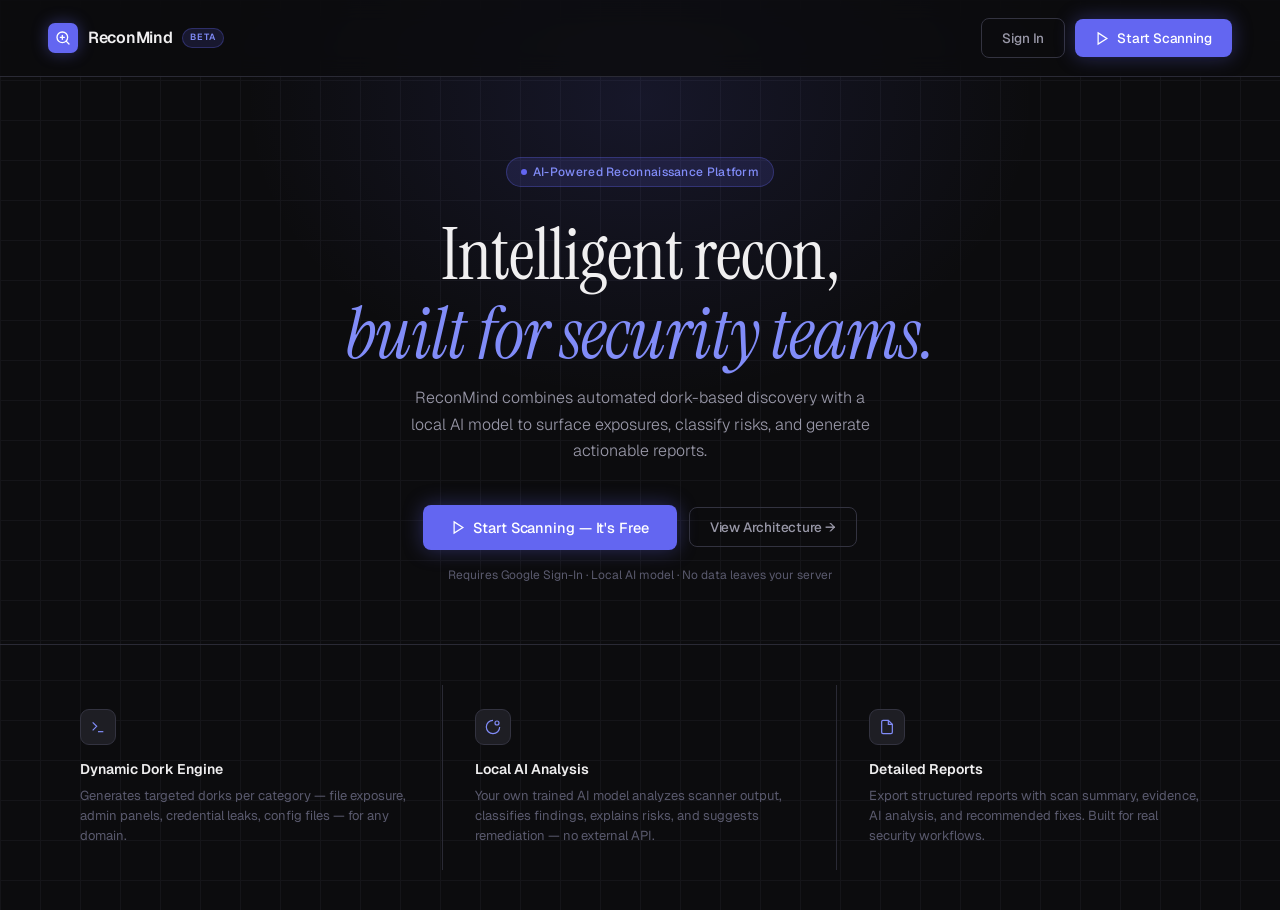
<file: index files/index.html>
<!DOCTYPE html>
<html lang="en">
<head>
<meta charset="UTF-8"/>
<meta name="viewport" content="width=device-width, initial-scale=1.0"/>
<title>ReconMind — AI Reconnaissance Platform</title>
<link rel="preconnect" href="https://fonts.googleapis.com"/>
<link href="https://fonts.googleapis.com/css2?family=Instrument+Serif:ital@0;1&family=Geist:wght@300;400;500;600&family=Geist+Mono:wght@400;500&display=swap" rel="stylesheet"/>
<link rel="stylesheet" href="styles.css"/>
</head>
<body>

<!-- ════════════════════════════════════
     PAGE 1: LANDING
════════════════════════════════════ -->
<div id="landing" class="page active" style="flex-direction:column">

  <!-- Navbar -->
  <nav class="nav">
    <a class="nav-logo" href="#">
      <div class="nav-logo-icon">
        <svg viewBox="0 0 24 24" fill="none" stroke-width="2" stroke-linecap="round" stroke-linejoin="round">
          <circle cx="11" cy="11" r="8"/><path d="m21 21-4.35-4.35"/>
          <path d="M11 8v6M8 11h6"/>
        </svg>
      </div>
      ReconMind
      <span class="nav-badge">BETA</span>
    </a>
    <div class="nav-actions">
      <button class="btn btn-ghost" onclick="openLogin()">Sign In</button>
      <button class="btn btn-primary" onclick="openLogin()">
        <svg viewBox="0 0 24 24" fill="none" stroke="currentColor" stroke-width="2"><polygon points="5 3 19 12 5 21 5 3"/></svg>
        Start Scanning
      </button>
    </div>
  </nav>

  <!-- Hero -->
  <section class="hero">
    <div class="hero-tag">
      <span class="hero-tag-dot"></span>
      AI-Powered Reconnaissance Platform
    </div>
    <h1 class="hero-title">
      Intelligent recon,<br/><em>built for security teams.</em>
    </h1>
    <p class="hero-sub">
      ReconMind combines automated dork-based discovery with a local AI model to surface exposures, classify risks, and generate actionable reports.
    </p>
    <div class="hero-actions">
      <button class="btn btn-primary" onclick="openLogin()">
        <svg viewBox="0 0 24 24" fill="none" stroke="currentColor" stroke-width="2"><polygon points="5 3 19 12 5 21 5 3"/></svg>
        Start Scanning — It's Free
      </button>
      <button class="btn btn-ghost" style="font-size:13.5px">View Architecture →</button>
    </div>
    <p class="hero-note">Requires Google Sign-In · Local AI model · No data leaves your server</p>
  </section>

  <!-- Features -->
  <div class="features">
    <div class="feature">
      <div class="feature-icon">
        <svg viewBox="0 0 24 24" fill="none" stroke="currentColor" stroke-width="1.8">
          <polyline points="4 17 10 11 4 5"/><line x1="12" y1="19" x2="20" y2="19"/>
        </svg>
      </div>
      <div class="feature-title">Dynamic Dork Engine</div>
      <div class="feature-desc">Generates targeted dorks per category — file exposure, admin panels, credential leaks, config files — for any domain.</div>
    </div>
    <div class="feature">
      <div class="feature-icon">
        <svg viewBox="0 0 24 24" fill="none" stroke="currentColor" stroke-width="1.8">
          <path d="M12 2a10 10 0 1 0 10 10"/><circle cx="18" cy="6" r="3"/>
        </svg>
      </div>
      <div class="feature-title">Local AI Analysis</div>
      <div class="feature-desc">Your own trained AI model analyzes scanner output, classifies findings, explains risks, and suggests remediation — no external API.</div>
    </div>
    <div class="feature">
      <div class="feature-icon">
        <svg viewBox="0 0 24 24" fill="none" stroke="currentColor" stroke-width="1.8">
          <path d="M14 2H6a2 2 0 0 0-2 2v16a2 2 0 0 0 2 2h12a2 2 0 0 0 2-2V8z"/>
          <polyline points="14 2 14 8 20 8"/>
        </svg>
      </div>
      <div class="feature-title">Detailed Reports</div>
      <div class="feature-desc">Export structured reports with scan summary, evidence, AI analysis, and recommended fixes. Built for real security workflows.</div>
    </div>
  </div>
</div>


<!-- ════════════════════════════════════
     LOGIN MODAL
════════════════════════════════════ -->
<div class="overlay" id="loginOverlay" onclick="handleOverlayClick(event)">
  <div class="modal" id="loginModal">
    <button class="modal-close" onclick="closeLogin()">✕</button>

    <div class="modal-logo">
      <div class="modal-logo-icon">
        <svg viewBox="0 0 24 24" fill="none" stroke-width="2" stroke-linecap="round" stroke-linejoin="round">
          <circle cx="11" cy="11" r="8"/><path d="m21 21-4.35-4.35"/><path d="M11 8v6M8 11h6"/>
        </svg>
      </div>
      <span class="modal-logo-name">ReconMind</span>
    </div>

    <h2 class="modal-title">Welcome back</h2>
    <p class="modal-sub">Sign in to access your workspace, scan history, and reports.</p>

    <button class="btn btn-google" id="googleBtn" onclick="handleGoogleLogin()">
      <!-- Google icon -->
      <svg class="google-icon" viewBox="0 0 24 24">
        <path fill="#4285F4" d="M22.56 12.25c0-.78-.07-1.53-.2-2.25H12v4.26h5.92c-.26 1.37-1.04 2.53-2.21 3.31v2.77h3.57c2.08-1.92 3.28-4.74 3.28-8.09z"/>
        <path fill="#34A853" d="M12 23c2.97 0 5.46-.98 7.28-2.66l-3.57-2.77c-.98.66-2.23 1.06-3.71 1.06-2.86 0-5.29-1.93-6.16-4.53H2.18v2.84C3.99 20.53 7.7 23 12 23z"/>
        <path fill="#FBBC05" d="M5.84 14.09c-.22-.66-.35-1.36-.35-2.09s.13-1.43.35-2.09V7.07H2.18C1.43 8.55 1 10.22 1 12s.43 3.45 1.18 4.93l2.85-2.22.81-.62z"/>
        <path fill="#EA4335" d="M12 5.38c1.62 0 3.06.56 4.21 1.64l3.15-3.15C17.45 2.09 14.97 1 12 1 7.7 1 3.99 3.47 2.18 7.07l3.66 2.84c.87-2.6 3.3-4.53 6.16-4.53z"/>
      </svg>
      <span id="googleBtnText">Continue with Google</span>
      <div class="spinner" id="loginSpinner"></div>
    </button>

    <div class="divider">or</div>

    <div style="background:var(--bg3,#0f0f12);border:1px solid var(--border);border-radius:var(--radius-sm);padding:14px 16px;text-align:center">
      <div style="font-size:12px;color:var(--text3);margin-bottom:3px">🔒 Demo Mode</div>
      <div style="font-size:12px;color:var(--text2)">Click Google login to simulate authentication</div>
    </div>

    <p class="terms">
      By continuing you agree to our <a href="#">Terms of Service</a> and <a href="#">Privacy Policy</a>.
      Your data stays on your server.
    </p>
  </div>
</div>


<!-- ════════════════════════════════════
     PAGE 2: DASHBOARD
════════════════════════════════════ -->
<div id="dashboard" class="page" style="flex-direction:row">

  <!-- Sidebar -->
  <aside class="sidebar">
    <div class="sidebar-logo">
      <div class="sidebar-logo-icon">
        <svg viewBox="0 0 24 24" fill="none" stroke-width="2" stroke-linecap="round" stroke-linejoin="round">
          <circle cx="11" cy="11" r="8"/><path d="m21 21-4.35-4.35"/><path d="M11 8v6M8 11h6"/>
        </svg>
      </div>
      <span class="sidebar-logo-name">ReconMind</span>
    </div>

    <nav class="sidebar-nav">
      <div class="nav-section-label">Workspace</div>
      <a class="nav-link active" onclick="showView('home')">
        <svg viewBox="0 0 24 24" fill="none" stroke="currentColor" stroke-width="2"><rect x="3" y="3" width="7" height="7"/><rect x="14" y="3" width="7" height="7"/><rect x="14" y="14" width="7" height="7"/><rect x="3" y="14" width="7" height="7"/></svg>
        Dashboard
      </a>
      <a class="nav-link" onclick="showView('scan')">
        <svg viewBox="0 0 24 24" fill="none" stroke="currentColor" stroke-width="2"><circle cx="12" cy="12" r="3"/><path d="M12 1v4M12 19v4M4.22 4.22l2.83 2.83M16.95 16.95l2.83 2.83M1 12h4M19 12h4M4.22 19.78l2.83-2.83M16.95 7.05l2.83-2.83"/></svg>
        New Scan
      </a>
      <a class="nav-link" onclick="showView('results')">
        <svg viewBox="0 0 24 24" fill="none" stroke="currentColor" stroke-width="2"><path d="M10 13a5 5 0 0 0 7.54.54l3-3a5 5 0 0 0-7.07-7.07l-1.72 1.71"/><path d="M14 11a5 5 0 0 0-7.54-.54l-3 3a5 5 0 0 0 7.07 7.07l1.71-1.71"/></svg>
        Results
      </a>

      <div class="nav-section-label">Tools</div>
      <a class="nav-link" onclick="showView('dorks')">
        <svg viewBox="0 0 24 24" fill="none" stroke="currentColor" stroke-width="2"><polyline points="4 17 10 11 4 5"/><line x1="12" y1="19" x2="20" y2="19"/></svg>
        Dork Engine
      </a>
      <a class="nav-link" onclick="showView('ai')">
        <svg viewBox="0 0 24 24" fill="none" stroke="currentColor" stroke-width="2"><path d="M12 2a10 10 0 1 0 10 10"/><circle cx="18" cy="6" r="3"/></svg>
        AI Analysis
      </a>
      <a class="nav-link" onclick="showView('reports')">
        <svg viewBox="0 0 24 24" fill="none" stroke="currentColor" stroke-width="2"><path d="M14 2H6a2 2 0 0 0-2 2v16a2 2 0 0 0 2 2h12a2 2 0 0 0 2-2V8z"/><polyline points="14 2 14 8 20 8"/></svg>
        Reports
      </a>

      <div class="nav-section-label">Account</div>
      <a class="nav-link">
        <svg viewBox="0 0 24 24" fill="none" stroke="currentColor" stroke-width="2"><path d="M20 21v-2a4 4 0 0 0-4-4H8a4 4 0 0 0-4 4v2"/><circle cx="12" cy="7" r="4"/></svg>
        Profile
      </a>
      <a class="nav-link">
        <svg viewBox="0 0 24 24" fill="none" stroke="currentColor" stroke-width="2"><circle cx="12" cy="12" r="3"/><path d="M12 1v4M12 19v4M4.93 4.93l2.83 2.83M16.24 16.24l2.83 2.83M1 12h4M19 12h4"/></svg>
        Settings
      </a>
    </nav>

    <div class="sidebar-user">
      <div class="user-avatar" id="userAvatar">U</div>
      <div class="user-info">
        <div class="user-name" id="userName">User</div>
        <div class="user-email" id="userEmail">user@gmail.com</div>
      </div>
      <button class="logout-btn" onclick="handleLogout()" title="Sign out">
        <svg viewBox="0 0 24 24" fill="none" stroke="currentColor" stroke-width="2">
          <path d="M9 21H5a2 2 0 0 1-2-2V5a2 2 0 0 1 2-2h4"/>
          <polyline points="16 17 21 12 16 7"/>
          <line x1="21" y1="12" x2="9" y2="12"/>
        </svg>
      </button>
    </div>
  </aside>

  <!-- Main -->
  <div class="dash-main">

    <!-- ── HOME VIEW ── -->
    <div id="view-home">
      <div class="topbar">
        <div>
          <div class="topbar-title">Dashboard</div>
          <div class="topbar-sub" id="welcomeSub">Good to see you back</div>
        </div>
        <button class="btn btn-primary" onclick="showView('scan')">
          <svg viewBox="0 0 24 24" fill="none" stroke="currentColor" stroke-width="2"><polygon points="5 3 19 12 5 21 5 3"/></svg>
          New Scan
        </button>
      </div>
      <div class="content appear">

        <!-- Welcome -->
        <div class="welcome">
          <div class="welcome-text">
            <h3 id="welcomeMsg">Welcome to ReconMind 👋</h3>
            <p>Your workspace is ready. Start your first scan or explore the dork engine.</p>
          </div>
          <button class="btn btn-primary" onclick="showView('scan')">Start First Scan →</button>
        </div>

        <!-- Stats -->
        <div class="stats-grid mb-20">
          <div class="stat-card">
            <div class="stat-label">Total Scans</div>
            <div class="stat-value">0</div>
            <div class="stat-note">No scans yet</div>
          </div>
          <div class="stat-card">
            <div class="stat-label">Targets</div>
            <div class="stat-value">0</div>
            <div class="stat-note">Add your first target</div>
          </div>
          <div class="stat-card">
            <div class="stat-label">Findings</div>
            <div class="stat-value">0</div>
            <div class="stat-note">Awaiting first scan</div>
          </div>
          <div class="stat-card">
            <div class="stat-label">Reports</div>
            <div class="stat-value">0</div>
            <div class="stat-note">Generated reports</div>
          </div>
        </div>

        <div class="grid-2 mb-20">
          <!-- Scan History -->
          <div class="card">
            <div class="card-header">
              <div class="card-title">
                <svg viewBox="0 0 24 24" fill="none" stroke="currentColor" stroke-width="2"><circle cx="12" cy="12" r="10"/><polyline points="12 6 12 12 16 14"/></svg>
                Recent Scans
              </div>
            </div>
            <div class="card-body">
              <div class="empty">
                <svg viewBox="0 0 24 24" fill="none" stroke="currentColor" stroke-width="1.5"><circle cx="12" cy="12" r="10"/><path d="M12 8v4M12 16h.01"/></svg>
                <div class="empty-title">No scans yet</div>
                <div class="empty-sub">Your scan history will appear here</div>
              </div>
            </div>
          </div>

          <!-- System Status -->
          <div class="card">
            <div class="card-header">
              <div class="card-title">
                <svg viewBox="0 0 24 24" fill="none" stroke="currentColor" stroke-width="2"><path d="M22 12h-4l-3 9L9 3l-3 9H2"/></svg>
                System Status
              </div>
            </div>
            <div class="card-body">
              <div class="status-item">
                <span class="status-label">Frontend</span>
                <span class="status-online"><span class="dot dot-green"></span>Online</span>
              </div>
              <div class="status-item">
                <span class="status-label">Auth System</span>
                <span class="status-online"><span class="dot dot-green"></span>Active (Demo)</span>
              </div>
              <div class="status-item">
                <span class="status-label">Backend API</span>
                <span class="status-offline"><span class="dot dot-grey"></span>Not started</span>
              </div>
              <div class="status-item">
                <span class="status-label">Scanner Engine</span>
                <span class="status-offline"><span class="dot dot-grey"></span>Not started</span>
              </div>
              <div class="status-item" style="margin-bottom:0">
                <span class="status-label">AI Model</span>
                <span class="status-offline"><span class="dot dot-grey"></span>Not trained</span>
              </div>
            </div>
          </div>
        </div>
      </div>
    </div>

    <!-- ── SCAN VIEW ── -->
    <div id="view-scan" style="display:none">
      <div class="topbar">
        <div>
          <div class="topbar-title">New Scan</div>
          <div class="topbar-sub">Configure and launch a reconnaissance scan</div>
        </div>
      </div>
      <div class="content appear">
        <div class="scan-section">
          <div class="section-label">
            <svg viewBox="0 0 24 24" fill="none" stroke="currentColor" stroke-width="2"><circle cx="12" cy="12" r="10"/><circle cx="12" cy="12" r="3"/></svg>
            Target Configuration
          </div>
          <div class="input-row mb-16">
            <div class="input-group">
              <label class="input-label">Target Domain</label>
              <input class="input" id="targetInput" type="text" placeholder="example.com"/>
            </div>
            <div>
              <label class="input-label">Scan Depth</label>
              <select class="select">
                <option>Surface</option>
                <option>Standard</option>
                <option>Deep</option>
              </select>
            </div>
          </div>

          <div class="section-label" style="margin-top:18px">
            <svg viewBox="0 0 24 24" fill="none" stroke="currentColor" stroke-width="2"><polyline points="4 17 10 11 4 5"/><line x1="12" y1="19" x2="20" y2="19"/></svg>
            Dork Categories
          </div>
          <div class="dork-grid mb-16">
            <div class="dork-tag file active" onclick="this.classList.toggle('active')">📁 File Exposure</div>
            <div class="dork-tag admin active" onclick="this.classList.toggle('active')">🔐 Admin Panels</div>
            <div class="dork-tag cred active" onclick="this.classList.toggle('active')">🔑 Credential Leaks</div>
            <div class="dork-tag config active" onclick="this.classList.toggle('active')">⚙️ Config Files</div>
            <div class="dork-tag file" onclick="this.classList.toggle('active')">🗄️ Database Dumps</div>
            <div class="dork-tag admin" onclick="this.classList.toggle('active')">📋 Log Files</div>
            <div class="dork-tag cred" onclick="this.classList.toggle('active')">🔒 API Keys</div>
            <div class="dork-tag config" onclick="this.classList.toggle('active')">📂 Backup Files</div>
          </div>

          <div style="display:flex;gap:10px;align-items:center">
            <button class="btn btn-primary" id="startBtn" onclick="startScan()">
              <svg viewBox="0 0 24 24" fill="none" stroke="currentColor" stroke-width="2"><polygon points="5 3 19 12 5 21 5 3"/></svg>
              Start Scan
            </button>
            <button class="btn btn-ghost" onclick="resetScan()">Reset</button>
            <span id="scanStatusMsg" style="font-size:12px;color:var(--text3)"></span>
          </div>
        </div>

        <!-- Progress Card -->
        <div class="card" id="progressCard" style="display:none">
          <div class="card-header">
            <div class="card-title">
              <svg viewBox="0 0 24 24" fill="none" stroke="currentColor" stroke-width="2"><polyline points="23 4 23 10 17 10"/><path d="M20.49 15a9 9 0 1 1-.39-4.38"/></svg>
              Scan Progress
            </div>
            <span id="pctLabel" style="font-size:12px;font-weight:600;color:var(--accent2)">0%</span>
          </div>
          <div class="card-body">
            <div class="progress-wrap"><div class="progress-fill" id="progressFill" style="width:0%"></div></div>
            <div class="progress-steps">
              <div class="step" id="s1">1. Init</div>
              <div class="step" id="s2">2. Dorks</div>
              <div class="step" id="s3">3. Discovery</div>
              <div class="step" id="s4">4. Validate</div>
              <div class="step" id="s5">5. Evidence</div>
            </div>
            <div class="scan-log" id="scanLog">
              <span><span class="log-ts">00:00:00</span>Scanner ready. Waiting for input...</span>
            </div>
          </div>
        </div>
      </div>
    </div>

    <!-- ── RESULTS VIEW ── -->
    <div id="view-results" style="display:none">
      <div class="topbar">
        <div>
          <div class="topbar-title">Results</div>
          <div class="topbar-sub">All discovered URLs and findings</div>
        </div>
        <button class="btn btn-ghost">
          <svg viewBox="0 0 24 24" fill="none" stroke="currentColor" stroke-width="2"><path d="M21 15v4a2 2 0 0 1-2 2H5a2 2 0 0 1-2-2v-4"/><polyline points="7 10 12 15 17 10"/><line x1="12" y1="15" x2="12" y2="3"/></svg>
          Export Report
        </button>
      </div>
      <div class="content appear">
        <div class="card">
          <div class="card-header">
            <div class="card-title">Discovered URLs</div>
            <span style="font-size:12px;color:var(--text3)">0 results</span>
          </div>
          <div class="card-body">
            <div class="empty">
              <svg viewBox="0 0 24 24" fill="none" stroke="currentColor" stroke-width="1.5"><circle cx="11" cy="11" r="8"/><path d="m21 21-4.35-4.35"/></svg>
              <div class="empty-title">No results yet</div>
              <div class="empty-sub">Discovered URLs will appear here after a scan. All links open in new tabs.</div>
            </div>
          </div>
        </div>
      </div>
    </div>

    <!-- ── DORKS VIEW ── -->
    <div id="view-dorks" style="display:none">
      <div class="topbar">
        <div>
          <div class="topbar-title">Dork Engine</div>
          <div class="topbar-sub">View and manage dork templates</div>
        </div>
      </div>
      <div class="content appear">
        <div class="grid-2">
          <div class="card">
            <div class="card-header"><div class="card-title">File Exposure</div><span class="badge badge-medium">High</span></div>
            <div class="card-body" style="display:flex;flex-direction:column;gap:6px">
              <code style="display:block;padding:8px 10px;background:var(--bg);border-radius:6px;font-size:12px;color:var(--text2);border:1px solid var(--border)">site:{target} ext:sql</code>
              <code style="display:block;padding:8px 10px;background:var(--bg);border-radius:6px;font-size:12px;color:var(--text2);border:1px solid var(--border)">site:{target} ext:bak</code>
              <code style="display:block;padding:8px 10px;background:var(--bg);border-radius:6px;font-size:12px;color:var(--text2);border:1px solid var(--border)">site:{target} ext:log</code>
              <code style="display:block;padding:8px 10px;background:var(--bg);border-radius:6px;font-size:12px;color:var(--text2);border:1px solid var(--border)">site:{target} "index of" backup</code>
            </div>
          </div>
          <div class="card">
            <div class="card-header"><div class="card-title">Admin Panels</div><span class="badge badge-high">Critical</span></div>
            <div class="card-body" style="display:flex;flex-direction:column;gap:6px">
              <code style="display:block;padding:8px 10px;background:var(--bg);border-radius:6px;font-size:12px;color:var(--text2);border:1px solid var(--border)">site:{target} inurl:admin</code>
              <code style="display:block;padding:8px 10px;background:var(--bg);border-radius:6px;font-size:12px;color:var(--text2);border:1px solid var(--border)">site:{target} inurl:login</code>
              <code style="display:block;padding:8px 10px;background:var(--bg);border-radius:6px;font-size:12px;color:var(--text2);border:1px solid var(--border)">site:{target} intitle:"admin panel"</code>
              <code style="display:block;padding:8px 10px;background:var(--bg);border-radius:6px;font-size:12px;color:var(--text2);border:1px solid var(--border)">site:{target} inurl:wp-admin</code>
            </div>
          </div>
          <div class="card">
            <div class="card-header"><div class="card-title">Credential Leaks</div><span class="badge badge-high">Critical</span></div>
            <div class="card-body" style="display:flex;flex-direction:column;gap:6px">
              <code style="display:block;padding:8px 10px;background:var(--bg);border-radius:6px;font-size:12px;color:var(--text2);border:1px solid var(--border)">site:{target} "api_key" OR "api_secret"</code>
              <code style="display:block;padding:8px 10px;background:var(--bg);border-radius:6px;font-size:12px;color:var(--text2);border:1px solid var(--border)">site:{target} "DB_PASSWORD" ext:env</code>
              <code style="display:block;padding:8px 10px;background:var(--bg);border-radius:6px;font-size:12px;color:var(--text2);border:1px solid var(--border)">site:{target} "password" filetype:txt</code>
            </div>
          </div>
          <div class="card">
            <div class="card-header"><div class="card-title">Config Files</div><span class="badge badge-medium">High</span></div>
            <div class="card-body" style="display:flex;flex-direction:column;gap:6px">
              <code style="display:block;padding:8px 10px;background:var(--bg);border-radius:6px;font-size:12px;color:var(--text2);border:1px solid var(--border)">site:{target} ext:xml inurl:config</code>
              <code style="display:block;padding:8px 10px;background:var(--bg);border-radius:6px;font-size:12px;color:var(--text2);border:1px solid var(--border)">site:{target} ".htaccess"</code>
              <code style="display:block;padding:8px 10px;background:var(--bg);border-radius:6px;font-size:12px;color:var(--text2);border:1px solid var(--border)">site:{target} "web.config" ext:config</code>
            </div>
          </div>
        </div>
      </div>
    </div>

    <!-- ── AI VIEW ── -->
    <div id="view-ai" style="display:none">
      <div class="topbar">
        <div>
          <div class="topbar-title">AI Analysis</div>
          <div class="topbar-sub">Local AI model — integrated after training</div>
        </div>
      </div>
      <div class="content appear">
        <div class="card mb-20">
          <div class="card-body" style="padding:30px;text-align:center">
            <div style="width:52px;height:52px;background:var(--accent-glow);border:1px solid var(--accent-border);border-radius:14px;display:flex;align-items:center;justify-content:center;margin:0 auto 16px">
              <svg width="24" height="24" viewBox="0 0 24 24" fill="none" stroke="var(--accent2)" stroke-width="1.8"><path d="M12 2a10 10 0 1 0 10 10"/><circle cx="18" cy="6" r="3"/></svg>
            </div>
            <h3 style="font-size:16px;font-weight:600;margin-bottom:6px">AI Model Not Trained Yet</h3>
            <p style="font-size:13px;color:var(--text3);max-width:400px;margin:0 auto">Once scan data is collected and the training pipeline runs, AI will classify findings, explain exposures, and suggest remediations — all locally.</p>
          </div>
        </div>
        <div class="card">
          <div class="card-header"><div class="card-title">Pipeline</div></div>
          <div class="card-body">
            <div style="display:flex;align-items:center;justify-content:center;gap:8px;flex-wrap:wrap">
              <div style="padding:10px 16px;background:var(--surface);border:1px solid var(--border);border-radius:8px;font-size:13px;text-align:center"><div style="font-size:10px;color:var(--text3);margin-bottom:2px">STEP 1</div>Scanner Data</div>
              <div style="color:var(--text3)">→</div>
              <div style="padding:10px 16px;background:var(--surface);border:1px solid var(--border);border-radius:8px;font-size:13px;text-align:center"><div style="font-size:10px;color:var(--text3);margin-bottom:2px">STEP 2</div>AI Model</div>
              <div style="color:var(--text3)">→</div>
              <div style="padding:10px 16px;background:var(--accent-glow);border:1px solid var(--accent-border);border-radius:8px;font-size:13px;color:var(--accent2);text-align:center"><div style="font-size:10px;color:var(--accent2);margin-bottom:2px">OUTPUT</div>Report</div>
            </div>
          </div>
        </div>
      </div>
    </div>

    <!-- ── REPORTS VIEW ── -->
    <div id="view-reports" style="display:none">
      <div class="topbar">
        <div>
          <div class="topbar-title">Reports</div>
          <div class="topbar-sub">Saved scan reports</div>
        </div>
      </div>
      <div class="content appear">
        <div class="card">
          <div class="card-body">
            <div class="empty">
              <svg viewBox="0 0 24 24" fill="none" stroke="currentColor" stroke-width="1.5"><path d="M14 2H6a2 2 0 0 0-2 2v16a2 2 0 0 0 2 2h12a2 2 0 0 0 2-2V8z"/><polyline points="14 2 14 8 20 8"/></svg>
              <div class="empty-title">No reports yet</div>
              <div class="empty-sub">Reports will be generated after completed scans</div>
            </div>
          </div>
        </div>
      </div>
    </div>

  </div><!-- end dash-main -->
</div><!-- end dashboard -->

<script src="script.js"></script>
</body>
</html>
</file>
<file: index files/styles.css>
*,*::before,*::after{box-sizing:border-box;margin:0;padding:0}

:root{
  --bg:#0c0c0e;
  --bg2:#111114;
  --bg3:#18181d;
  --surface:#1e1e24;
  --surface2:#26262e;
  --border:#2a2a35;
  --border2:#333340;
  --text:#f0eff0;
  --text2:#9998a8;
  --text3:#5a5a6e;
  --accent:#6366f1;
  --accent2:#818cf8;
  --accent-glow:rgba(99,102,241,0.15);
  --accent-border:rgba(99,102,241,0.3);
  --success:#22c55e;
  --warning:#f59e0b;
  --danger:#ef4444;
  --radius:12px;
  --radius-sm:8px;
  --shadow-glow:0 0 40px rgba(99,102,241,0.08);
}

html{scroll-behavior:smooth}

body{
  font-family:'Geist',sans-serif;
  background:var(--bg);
  color:var(--text);
  min-height:100vh;
  font-size:14px;
  line-height:1.5;
  overflow-x:hidden;
}

/* ═══════════════════════════
   GLOBAL
═══════════════════════════ */
.btn{
  display:inline-flex;align-items:center;gap:7px;
  padding:10px 20px;border-radius:var(--radius-sm);
  font-size:13.5px;font-weight:500;cursor:pointer;
  border:none;transition:all 0.18s;font-family:inherit;
  text-decoration:none;letter-spacing:-0.1px;
}
.btn svg{width:15px;height:15px;flex-shrink:0}
.btn-primary{
  background:var(--accent);color:#fff;
  box-shadow:0 0 20px rgba(99,102,241,0.35);
}
.btn-primary:hover{background:#5254e8;box-shadow:0 0 30px rgba(99,102,241,0.5);transform:translateY(-1px)}
.btn-ghost{background:transparent;color:var(--text2);border:1px solid var(--border2)}
.btn-ghost:hover{background:var(--surface);color:var(--text);border-color:var(--border2)}
.btn-google{
  background:var(--surface2);color:var(--text);
  border:1px solid var(--border2);gap:10px;
  justify-content:center;width:100%;padding:12px 20px;
  font-size:14px;
}
.btn-google:hover{background:var(--surface);border-color:var(--accent-border);box-shadow:0 0 20px var(--accent-glow)}

.page{display:none;min-height:100vh}
.page.active{display:flex;flex-direction:column}

/* ═══════════════════════════
   LANDING PAGE
═══════════════════════════ */
#landing{
  background:var(--bg);
  position:relative;
  overflow:hidden;
}

/* Background grid */
#landing::before{
  content:'';position:absolute;inset:0;
  background-image:
    linear-gradient(var(--border) 1px, transparent 1px),
    linear-gradient(90deg, var(--border) 1px, transparent 1px);
  background-size:40px 40px;
  opacity:0.3;
  pointer-events:none;
}

/* Glow orb */
#landing::after{
  content:'';position:absolute;
  top:-200px;left:50%;transform:translateX(-50%);
  width:800px;height:600px;
  background:radial-gradient(ellipse at center, rgba(99,102,241,0.12) 0%, transparent 70%);
  pointer-events:none;
}

.nav{
  display:flex;align-items:center;justify-content:space-between;
  padding:18px 48px;
  border-bottom:1px solid var(--border);
  position:relative;z-index:10;
  background:rgba(12,12,14,0.8);
  backdrop-filter:blur(12px);
}

.nav-logo{
  display:flex;align-items:center;gap:10px;
  font-size:16px;font-weight:600;color:var(--text);
  letter-spacing:-0.3px;text-decoration:none;
}

.nav-logo-icon{
  width:30px;height:30px;
  background:var(--accent);
  border-radius:7px;
  display:flex;align-items:center;justify-content:center;
  box-shadow:0 0 16px rgba(99,102,241,0.4);
}
.nav-logo-icon svg{width:16px;height:16px;stroke:white}

.nav-badge{
  font-size:9px;font-weight:600;letter-spacing:1px;
  background:var(--accent-glow);color:var(--accent2);
  border:1px solid var(--accent-border);
  padding:2px 7px;border-radius:20px;
}

.nav-actions{display:flex;gap:10px;align-items:center}

/* Hero */
.hero{
  flex:1;display:flex;flex-direction:column;
  align-items:center;justify-content:center;
  text-align:center;
  padding:80px 24px 60px;
  position:relative;z-index:2;
}

.hero-tag{
  display:inline-flex;align-items:center;gap:6px;
  font-size:12px;font-weight:500;
  color:var(--accent2);
  background:var(--accent-glow);
  border:1px solid var(--accent-border);
  padding:5px 14px;border-radius:20px;
  margin-bottom:28px;
  letter-spacing:0.3px;
}
.hero-tag-dot{width:6px;height:6px;border-radius:50%;background:var(--accent);animation:blink 2s infinite}

@keyframes blink{0%,100%{opacity:1}50%{opacity:0.3}}

.hero-title{
  font-family:'Instrument Serif',serif;
  font-size:clamp(42px,6vw,72px);
  font-weight:400;
  color:var(--text);
  line-height:1.1;
  letter-spacing:-1px;
  margin-bottom:12px;
  max-width:760px;
}

.hero-title em{
  font-style:italic;
  color:var(--accent2);
}

.hero-sub{
  font-size:16px;color:var(--text2);
  max-width:460px;margin:0 auto 40px;
  line-height:1.65;font-weight:300;
}

.hero-actions{display:flex;gap:12px;align-items:center;justify-content:center;flex-wrap:wrap}

.hero-actions .btn-primary{padding:13px 28px;font-size:14.5px}

.hero-note{font-size:12px;color:var(--text3);margin-top:16px}

/* Feature strip */
.features{
  border-top:1px solid var(--border);
  padding:40px 48px;
  display:grid;
  grid-template-columns:repeat(3,1fr);
  gap:0;
  position:relative;z-index:2;
}

.feature{
  padding:24px 32px;
  border-right:1px solid var(--border);
  transition:background 0.2s;
}
.feature:last-child{border-right:none}
.feature:hover{background:rgba(255,255,255,0.015)}

.feature-icon{
  width:36px;height:36px;
  background:var(--surface);border:1px solid var(--border2);
  border-radius:9px;
  display:flex;align-items:center;justify-content:center;
  margin-bottom:14px;
}
.feature-icon svg{width:16px;height:16px;stroke:var(--accent2)}

.feature-title{font-size:14px;font-weight:600;color:var(--text);margin-bottom:6px}
.feature-desc{font-size:13px;color:var(--text3);line-height:1.55}

/* ═══════════════════════════
   LOGIN MODAL OVERLAY
═══════════════════════════ */
.overlay{
  position:fixed;inset:0;z-index:1000;
  background:rgba(0,0,0,0.7);
  backdrop-filter:blur(8px);
  display:none;align-items:center;justify-content:center;
  animation:fadeIn 0.2s ease;
}
.overlay.open{display:flex}

@keyframes fadeIn{from{opacity:0}to{opacity:1}}
@keyframes slideUp{from{opacity:0;transform:translateY(16px)}to{opacity:1;transform:translateY(0)}}

.modal{
  background:var(--bg2);
  border:1px solid var(--border2);
  border-radius:16px;
  padding:36px;
  width:100%;max-width:400px;
  box-shadow:0 24px 60px rgba(0,0,0,0.5), 0 0 0 1px rgba(99,102,241,0.1);
  animation:slideUp 0.25s ease forwards;
  position:relative;
}

.modal-close{
  position:absolute;top:16px;right:16px;
  width:28px;height:28px;
  background:var(--surface);border:1px solid var(--border);
  border-radius:6px;cursor:pointer;
  display:flex;align-items:center;justify-content:center;
  color:var(--text3);transition:all 0.15s;font-size:16px;
}
.modal-close:hover{background:var(--surface2);color:var(--text)}

.modal-logo{
  display:flex;align-items:center;gap:9px;margin-bottom:24px;
}
.modal-logo-icon{
  width:34px;height:34px;background:var(--accent);
  border-radius:8px;display:flex;align-items:center;justify-content:center;
  box-shadow:0 0 16px rgba(99,102,241,0.35);
}
.modal-logo-icon svg{width:18px;height:18px;stroke:white}
.modal-logo-name{font-size:16px;font-weight:600;letter-spacing:-0.3px}

.modal-title{font-size:20px;font-weight:600;color:var(--text);margin-bottom:6px;letter-spacing:-0.3px}
.modal-sub{font-size:13px;color:var(--text3);margin-bottom:28px;line-height:1.5}

.divider{
  display:flex;align-items:center;gap:12px;
  margin:20px 0;font-size:12px;color:var(--text3);
}
.divider::before,.divider::after{content:'';flex:1;height:1px;background:var(--border)}

.terms{font-size:11.5px;color:var(--text3);margin-top:18px;text-align:center;line-height:1.6}
.terms a{color:var(--accent2);text-decoration:none}
.terms a:hover{text-decoration:underline}

.google-icon{width:18px;height:18px;flex-shrink:0}

/* Loading spinner */
.spinner{
  width:16px;height:16px;
  border:2px solid rgba(255,255,255,0.2);
  border-top-color:white;
  border-radius:50%;
  animation:spin 0.7s linear infinite;
  display:none;
}
@keyframes spin{to{transform:rotate(360deg)}}

/* ═══════════════════════════
   DASHBOARD
═══════════════════════════ */
#dashboard{
  background:var(--bg);
  flex-direction:row;
}

.sidebar{
  width:224px;flex-shrink:0;
  background:var(--bg2);
  border-right:1px solid var(--border);
  display:flex;flex-direction:column;
  position:fixed;top:0;left:0;bottom:0;
  z-index:10;
}

.sidebar-logo{
  padding:18px 18px 14px;
  border-bottom:1px solid var(--border);
  display:flex;align-items:center;gap:9px;
}
.sidebar-logo-icon{
  width:30px;height:30px;background:var(--accent);
  border-radius:7px;display:flex;align-items:center;justify-content:center;
  box-shadow:0 0 12px rgba(99,102,241,0.3);
}
.sidebar-logo-icon svg{width:15px;height:15px;stroke:white}
.sidebar-logo-name{font-size:14.5px;font-weight:600;color:var(--text);letter-spacing:-0.3px}

.sidebar-nav{padding:10px 8px;flex:1;overflow-y:auto}

.nav-section-label{
  font-size:10px;font-weight:600;letter-spacing:1px;
  text-transform:uppercase;color:var(--text3);
  padding:12px 10px 5px;
}
.nav-section-label:first-child{padding-top:4px}

.nav-link{
  display:flex;align-items:center;gap:9px;
  padding:7px 10px;border-radius:var(--radius-sm);
  color:var(--text2);font-size:13.5px;font-weight:400;
  cursor:pointer;transition:all 0.12s;
  user-select:none;text-decoration:none;
}
.nav-link svg{width:15px;height:15px;opacity:0.6;flex-shrink:0}
.nav-link:hover{background:var(--surface);color:var(--text)}
.nav-link:hover svg{opacity:0.9}
.nav-link.active{background:var(--accent-glow);color:var(--accent2);border:1px solid var(--accent-border)}
.nav-link.active svg{opacity:1}

.sidebar-user{
  padding:14px 16px;
  border-top:1px solid var(--border);
  display:flex;align-items:center;gap:10px;
}

.user-avatar{
  width:30px;height:30px;border-radius:50%;
  background:var(--accent);
  display:flex;align-items:center;justify-content:center;
  font-size:12px;font-weight:600;color:white;
  flex-shrink:0;overflow:hidden;
}
.user-avatar img{width:100%;height:100%;object-fit:cover}

.user-info{flex:1;min-width:0}
.user-name{font-size:12.5px;font-weight:500;color:var(--text);white-space:nowrap;overflow:hidden;text-overflow:ellipsis}
.user-email{font-size:11px;color:var(--text3);white-space:nowrap;overflow:hidden;text-overflow:ellipsis}

.logout-btn{
  width:26px;height:26px;border-radius:6px;
  display:flex;align-items:center;justify-content:center;
  cursor:pointer;background:transparent;border:none;
  color:var(--text3);transition:all 0.12s;flex-shrink:0;
}
.logout-btn svg{width:14px;height:14px}
.logout-btn:hover{background:var(--surface2);color:var(--danger)}

/* Main area */
.dash-main{
  margin-left:224px;flex:1;
  display:flex;flex-direction:column;min-height:100vh;
}

.topbar{
  background:var(--bg2);
  border-bottom:1px solid var(--border);
  padding:14px 28px;
  display:flex;align-items:center;justify-content:space-between;
  position:sticky;top:0;z-index:5;
  backdrop-filter:blur(12px);
}

.topbar-title{font-size:15px;font-weight:600;color:var(--text)}
.topbar-sub{font-size:12px;color:var(--text3);margin-top:1px}

.content{padding:24px 28px;flex:1}

/* Cards */
.card{
  background:var(--bg2);
  border:1px solid var(--border);
  border-radius:var(--radius);
}
.card-header{
  padding:16px 18px;border-bottom:1px solid var(--border);
  display:flex;align-items:center;justify-content:space-between;
}
.card-title{
  font-size:13px;font-weight:600;color:var(--text);
  display:flex;align-items:center;gap:7px;
}
.card-title svg{width:14px;height:14px;color:var(--text3)}
.card-body{padding:16px 18px}

/* Stat cards */
.stats-grid{display:grid;grid-template-columns:repeat(4,1fr);gap:14px;margin-bottom:20px}
.stat-card{
  background:var(--bg2);border:1px solid var(--border);
  border-radius:var(--radius);padding:16px 18px;
  transition:border-color 0.2s;
}
.stat-card:hover{border-color:var(--border2)}
.stat-label{font-size:11px;color:var(--text3);font-weight:500;text-transform:uppercase;letter-spacing:0.5px;margin-bottom:8px}
.stat-value{font-size:28px;font-weight:600;color:var(--text);letter-spacing:-1px;line-height:1}
.stat-note{font-size:12px;color:var(--text3);margin-top:6px}

/* Grid */
.grid-2{display:grid;grid-template-columns:1fr 1fr;gap:16px}
.grid-3{display:grid;grid-template-columns:1fr 1fr 1fr;gap:14px}
.mb-20{margin-bottom:20px}
.mb-16{margin-bottom:16px}

/* Target Input Section */
.scan-section{
  background:var(--bg2);border:1px solid var(--border);
  border-radius:var(--radius);padding:22px;
  margin-bottom:20px;
  transition:border-color 0.2s;
}
.scan-section:hover{border-color:var(--border2)}

.section-label{
  font-size:11.5px;font-weight:600;text-transform:uppercase;
  letter-spacing:0.7px;color:var(--text3);margin-bottom:14px;
  display:flex;align-items:center;gap:7px;
}
.section-label svg{width:13px;height:13px}

.input-row{display:flex;gap:10px;align-items:flex-end}
.input-group{flex:1}
.input-label{font-size:12px;font-weight:500;color:var(--text2);margin-bottom:6px;display:block}

.input{
  width:100%;padding:10px 14px;
  border:1px solid var(--border2);
  border-radius:var(--radius-sm);
  font-size:13.5px;font-family:'Geist Mono',monospace;
  color:var(--text);background:var(--surface);
  outline:none;transition:all 0.15s;
}
.input:focus{border-color:var(--accent);box-shadow:0 0 0 3px var(--accent-glow)}
.input::placeholder{color:var(--text3);font-family:'Geist',sans-serif}

.select{
  padding:10px 14px;border:1px solid var(--border2);
  border-radius:var(--radius-sm);
  font-size:13px;font-family:inherit;
  color:var(--text);background:var(--surface);outline:none;cursor:pointer;
}

/* Dork tags */
.dork-grid{display:flex;flex-wrap:wrap;gap:6px}
.dork-tag{
  display:inline-flex;align-items:center;gap:5px;
  padding:5px 12px;border-radius:20px;
  font-size:12px;font-weight:500;cursor:pointer;
  border:1px solid transparent;transition:all 0.12s;user-select:none;
}
.dork-tag.file{background:rgba(245,158,11,0.08);color:#f59e0b;border-color:rgba(245,158,11,0.2)}
.dork-tag.admin{background:rgba(239,68,68,0.08);color:#ef4444;border-color:rgba(239,68,68,0.2)}
.dork-tag.cred{background:rgba(99,102,241,0.08);color:var(--accent2);border-color:var(--accent-border)}
.dork-tag.config{background:rgba(34,197,94,0.08);color:#22c55e;border-color:rgba(34,197,94,0.2)}
.dork-tag.active{filter:brightness(1.2)}
.dork-tag:not(.active){opacity:0.4}

/* Progress */
.progress-wrap{background:var(--surface);border-radius:99px;height:4px;overflow:hidden;margin:12px 0}
.progress-fill{height:100%;border-radius:99px;background:var(--accent);transition:width 0.5s ease;box-shadow:0 0 8px var(--accent)}

.progress-steps{display:flex;gap:6px;margin-top:10px}
.step{
  flex:1;text-align:center;font-size:11px;padding:5px 4px;
  border-radius:5px;color:var(--text3);background:var(--surface);
}
.step.done{color:var(--success);background:rgba(34,197,94,0.08)}
.step.active{color:var(--accent2);background:var(--accent-glow);font-weight:500}

/* Scan log */
.scan-log{
  background:var(--bg);border:1px solid var(--border);
  border-radius:var(--radius-sm);padding:12px 14px;
  font-family:'Geist Mono',monospace;font-size:11.5px;
  color:var(--text2);line-height:1.9;max-height:160px;overflow-y:auto;
  margin-top:12px;
}
.log-ts{color:var(--text3);margin-right:8px}
.log-ok{color:var(--success)}
.log-info{color:var(--accent2)}

/* Badges */
.badge{
  display:inline-flex;align-items:center;
  padding:3px 8px;border-radius:20px;
  font-size:11px;font-weight:500;white-space:nowrap;
}
.badge-high{background:rgba(239,68,68,0.1);color:#ef4444}
.badge-medium{background:rgba(245,158,11,0.1);color:#f59e0b}
.badge-low{background:rgba(99,102,241,0.1);color:var(--accent2)}
.badge-none{background:var(--surface);color:var(--text3)}

/* History table */
.table{width:100%;border-collapse:collapse}
.table th{
  text-align:left;padding:9px 14px;
  font-size:10.5px;font-weight:600;text-transform:uppercase;letter-spacing:0.5px;
  color:var(--text3);border-bottom:1px solid var(--border);
}
.table td{
  padding:11px 14px;border-bottom:1px solid var(--border);
  font-size:13px;color:var(--text2);
}
.table tr:last-child td{border-bottom:none}
.table tr:hover td{background:rgba(255,255,255,0.015);color:var(--text)}

.result-url{
  font-family:'Geist Mono',monospace;font-size:12px;
  color:var(--accent2);text-decoration:none;
  max-width:300px;display:block;
  white-space:nowrap;overflow:hidden;text-overflow:ellipsis;
}
.result-url:hover{text-decoration:underline}

/* Empty state */
.empty{text-align:center;padding:40px 20px;color:var(--text3)}
.empty svg{width:36px;height:36px;margin:0 auto 10px;display:block;opacity:0.2}
.empty-title{font-size:14px;font-weight:500;color:var(--text2);margin-bottom:4px}
.empty-sub{font-size:12.5px}

/* System status */
.status-item{
  display:flex;align-items:center;justify-content:space-between;
  padding:9px 12px;border-radius:var(--radius-sm);
  margin-bottom:6px;background:var(--bg);border:1px solid var(--border);
}
.status-label{font-size:13px;color:var(--text)}
.status-online{display:flex;align-items:center;gap:5px;font-size:12px;color:var(--success)}
.status-offline{display:flex;align-items:center;gap:5px;font-size:12px;color:var(--text3)}
.dot{width:6px;height:6px;border-radius:50%;flex-shrink:0}
.dot-green{background:var(--success);box-shadow:0 0 6px var(--success);animation:blink 2s infinite}
.dot-grey{background:var(--text3)}

/* Welcome banner */
.welcome{
  background:linear-gradient(135deg,rgba(99,102,241,0.08) 0%,rgba(99,102,241,0.03) 100%);
  border:1px solid var(--accent-border);
  border-radius:var(--radius);
  padding:20px 24px;margin-bottom:20px;
  display:flex;align-items:center;justify-content:space-between;
}
.welcome-text h3{font-size:15px;font-weight:600;color:var(--text);margin-bottom:3px}
.welcome-text p{font-size:13px;color:var(--text3)}

/* Workspace tabs */
.tabs{display:flex;gap:2px;border-bottom:1px solid var(--border);margin-bottom:18px}
.tab{
  padding:9px 16px;font-size:13px;cursor:pointer;
  color:var(--text3);border-bottom:2px solid transparent;
  margin-bottom:-1px;transition:all 0.12s;
}
.tab:hover{color:var(--text2)}
.tab.active{color:var(--accent2);border-bottom-color:var(--accent)}

/* Scrollbar */
::-webkit-scrollbar{width:4px}
::-webkit-scrollbar-track{background:transparent}
::-webkit-scrollbar-thumb{background:var(--border2);border-radius:2px}

/* Animations */
@keyframes appear{from{opacity:0;transform:translateY(8px)}to{opacity:1;transform:translateY(0)}}
.appear{animation:appear 0.3s ease forwards}

/* ═══════════════════════════
   RESPONSIVE
═══════════════════════════ */
@media(max-width:900px){
  .features{grid-template-columns:1fr}
  .feature{border-right:none;border-bottom:1px solid var(--border)}
  .feature:last-child{border-bottom:none}
  .stats-grid{grid-template-columns:repeat(2,1fr)}
  .grid-2{grid-template-columns:1fr}
  .nav{padding:14px 20px}
  .hero{padding:60px 20px 40px}
}
</file>
